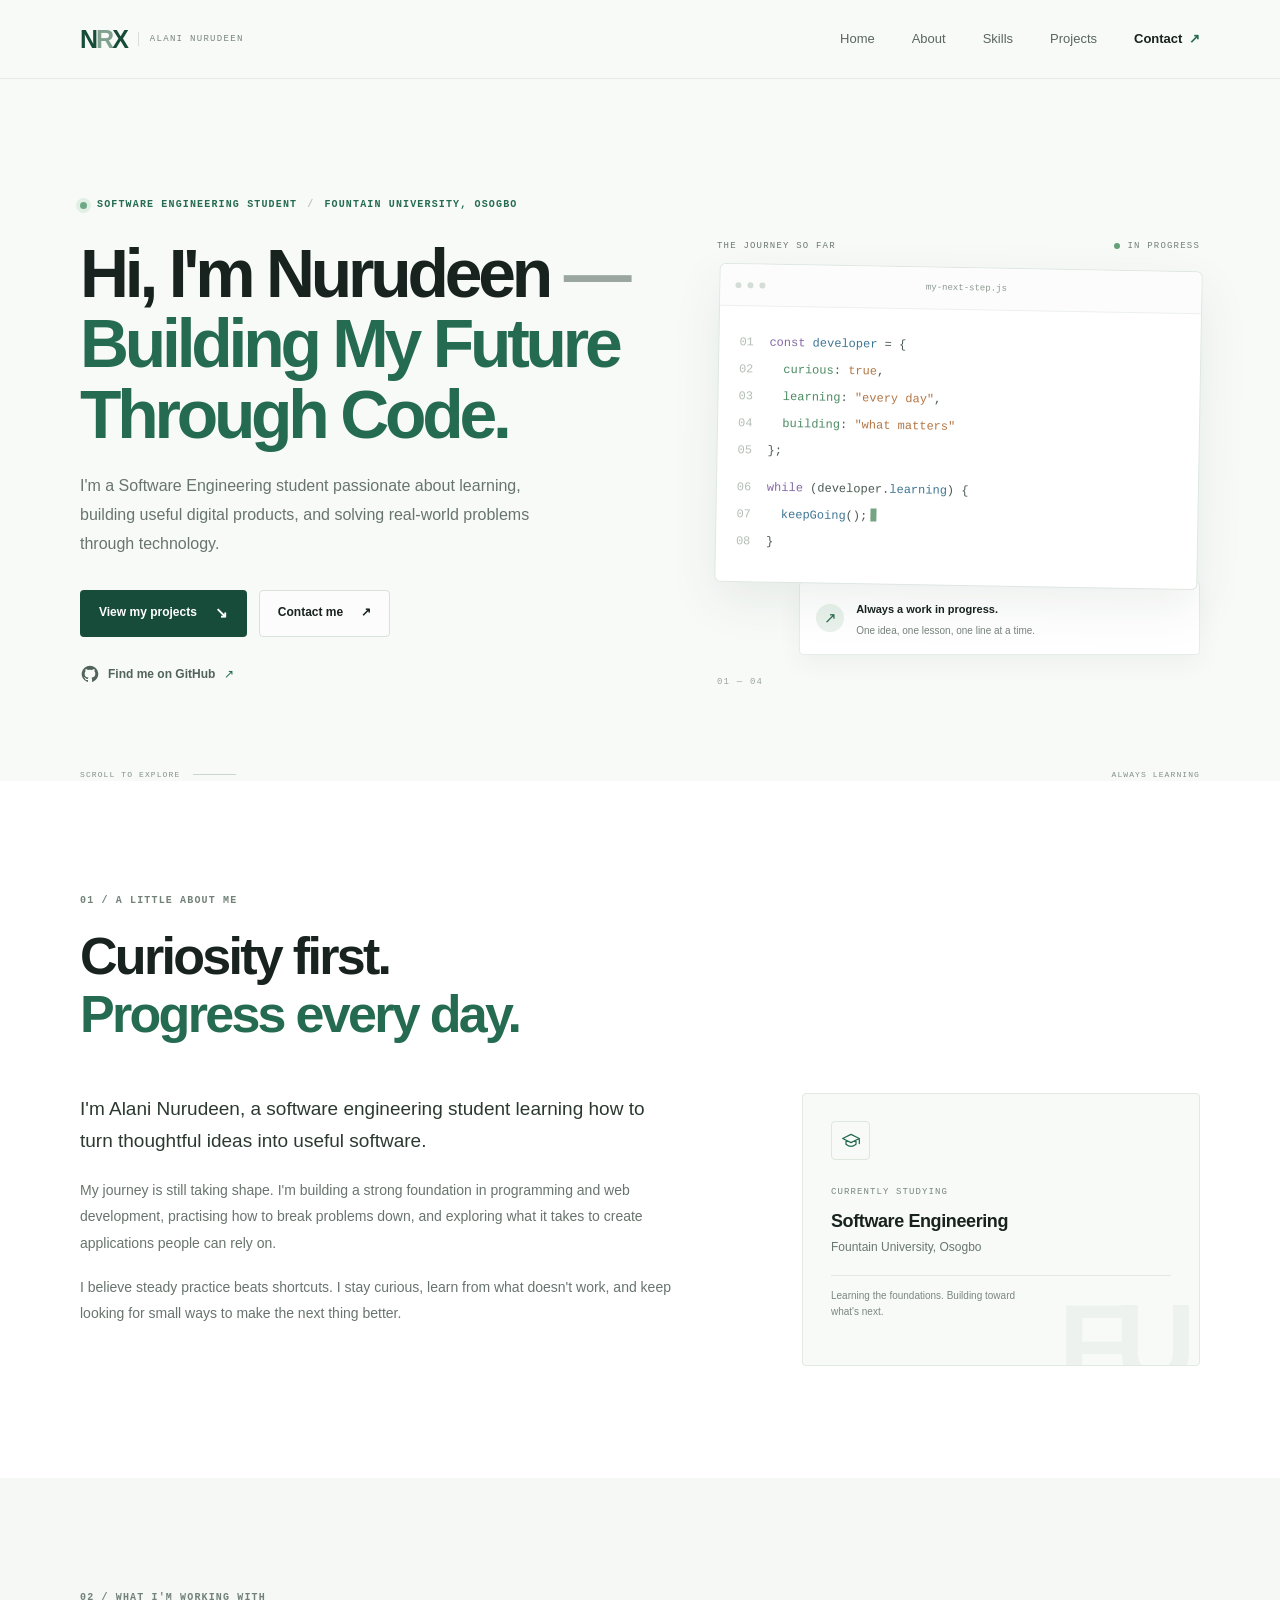
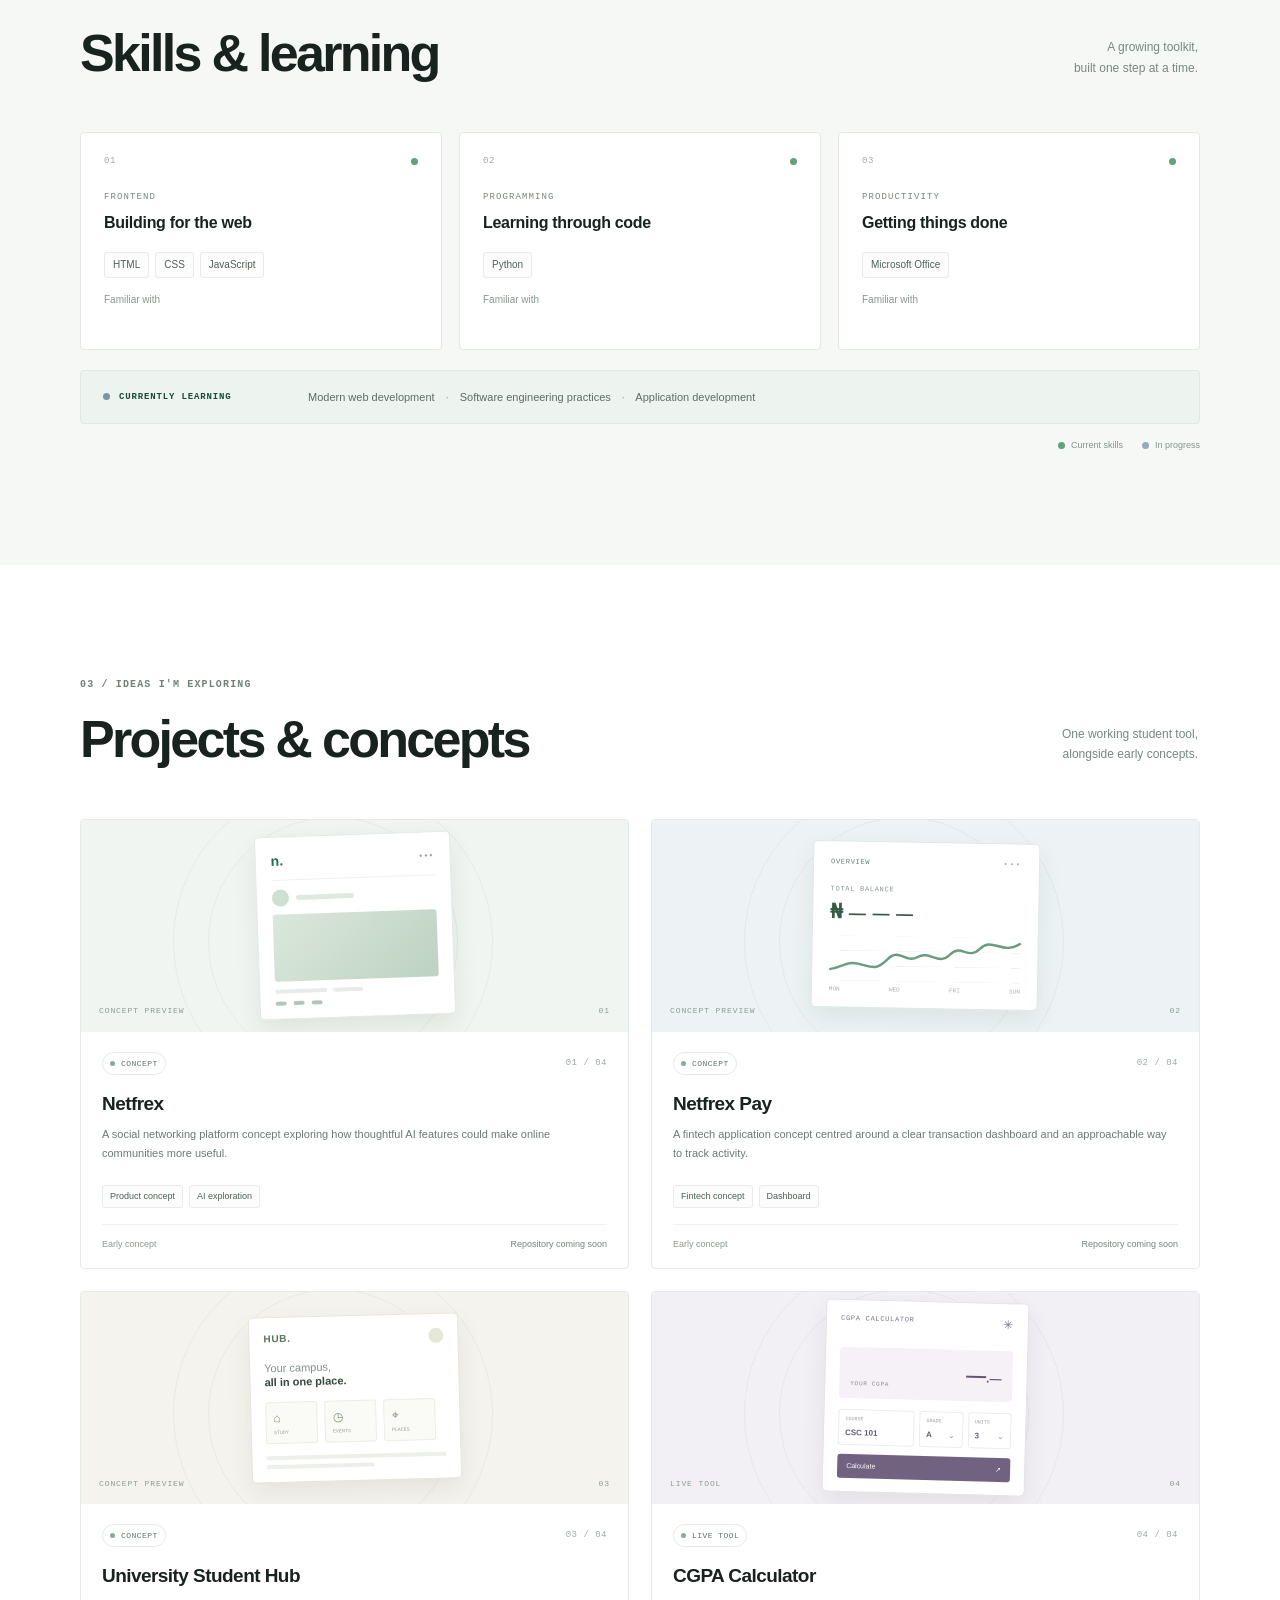
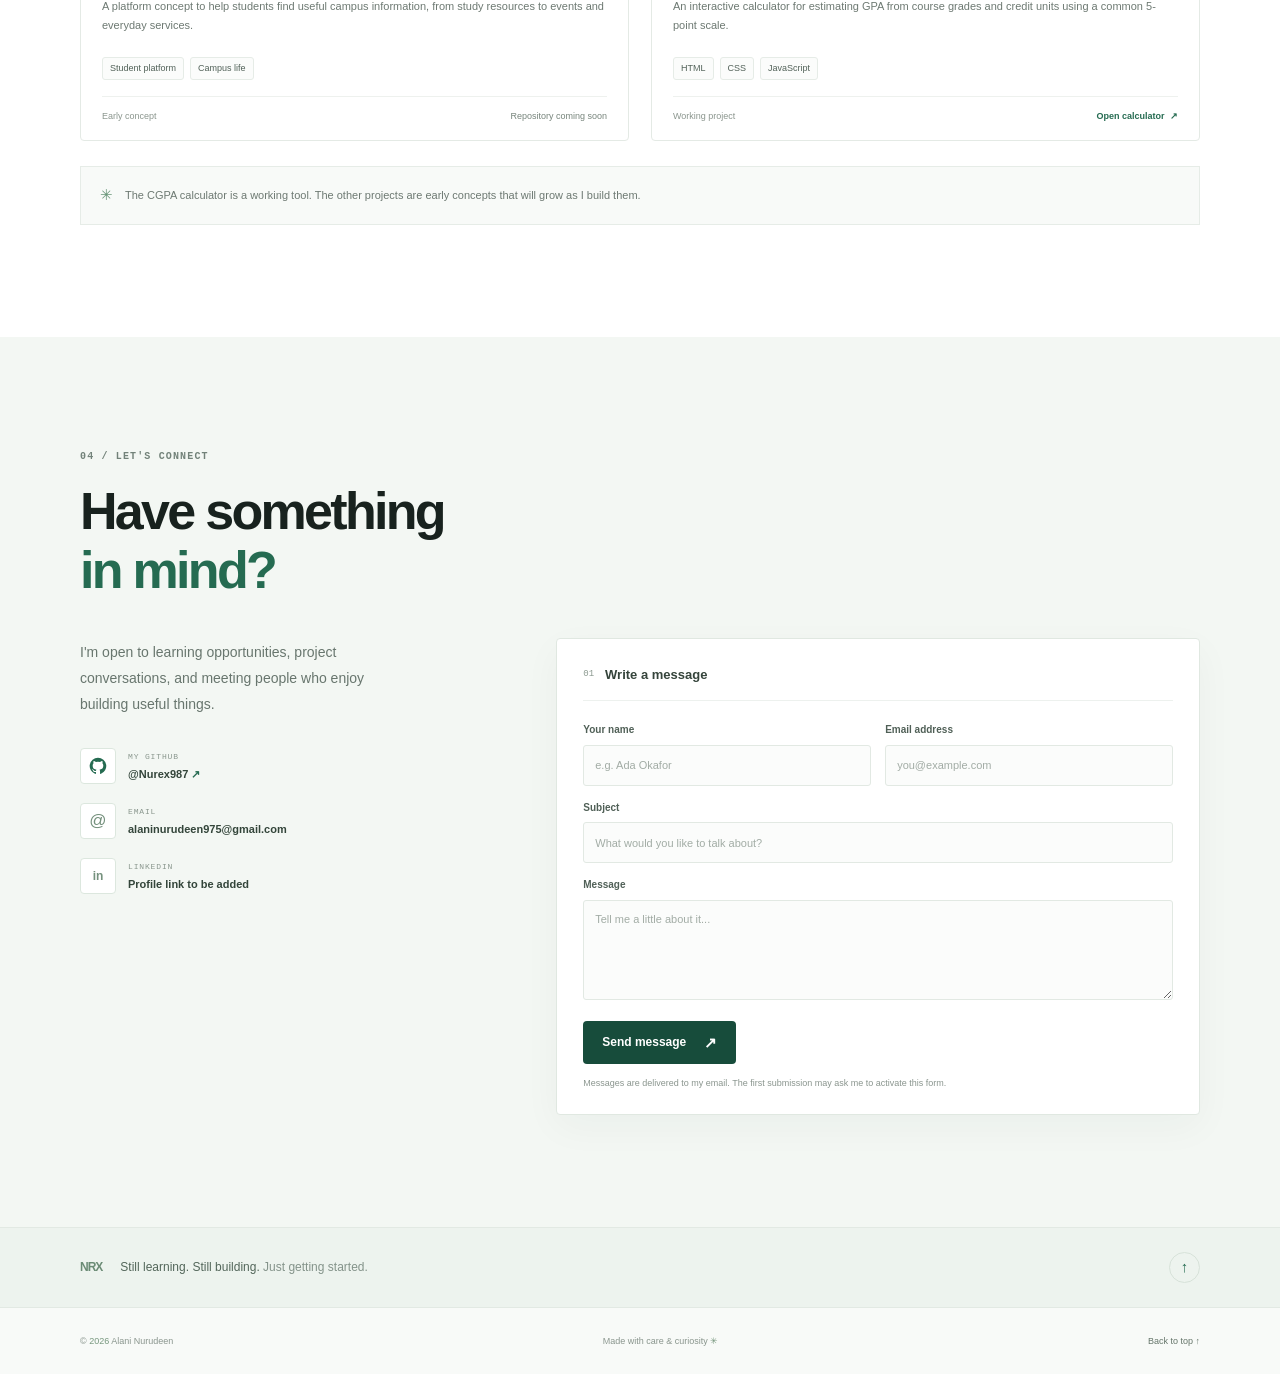
<file: index.html>
<!doctype html>
<html lang="en">
  <head>
    <meta charset="utf-8" />
    <meta name="viewport" content="width=device-width, initial-scale=1" />
    <meta name="theme-color" content="#f8faf8" />
    <meta
      name="description"
      content="Alani Nurudeen is a software engineering student at Fountain University, Osogbo, learning, building, and growing through code."
    />
    <meta property="og:type" content="website" />
    <meta property="og:title" content="Alani Nurudeen — Software Engineering Student" />
    <meta
      property="og:description"
      content="Learning, building useful digital products, and growing through code."
    />
    <title>Alani Nurudeen — Software Engineering Student</title>
    <link rel="icon" href="favicon.svg" type="image/svg+xml" />
    <link rel="stylesheet" href="styles.css" />
    <script src="script.js" defer></script>
  </head>
  <body>
    <a class="skip-link" href="#main">Skip to content</a>

    <header class="site-header">
      <div class="container header-inner">
        <a class="brand" href="#home" aria-label="NRX — home">
          <span class="brand-mark">N<span>R</span>X</span>
          <span class="brand-caption">ALANI NURUDEEN</span>
        </a>

        <button
          class="menu-toggle"
          type="button"
          aria-expanded="false"
          aria-controls="primary-navigation"
          aria-label="Open navigation menu"
        >
          <span></span><span></span>
        </button>

        <nav class="primary-nav" id="primary-navigation" aria-label="Main navigation">
          <a href="#home">Home</a>
          <a href="#about">About</a>
          <a href="#skills">Skills</a>
          <a href="#projects">Projects</a>
          <a class="nav-contact" href="#contact">Contact <span aria-hidden="true">↗</span></a>
        </nav>
      </div>
    </header>

    <main id="main">
      <section class="hero section-shell" id="home" aria-labelledby="hero-title">
        <div class="container hero-grid">
          <div class="hero-copy">
            <p class="eyebrow"><span class="eyebrow-dot"></span> Software engineering student <span class="eyebrow-divider">/</span> Fountain University, Osogbo</p>
            <h1 id="hero-title">Hi, I'm Nurudeen <span class="headline-dash">—</span><span class="headline-accent">Building My Future Through Code.</span></h1>
            <p class="hero-description">
              I'm a Software Engineering student passionate about learning, building useful digital products, and solving real-world problems through technology.
            </p>
            <div class="hero-actions">
              <a class="button button-primary" href="#projects">View my projects <span aria-hidden="true">↘</span></a>
              <a class="button button-secondary" href="#contact">Contact me <span aria-hidden="true">↗</span></a>
            </div>
            <a class="github-link" href="https://github.com/Nurex987" target="_blank" rel="noopener noreferrer">
              <span class="github-icon" aria-hidden="true">
                <svg viewBox="0 0 24 24" focusable="false"><path d="M12 .9a11.1 11.1 0 0 0-3.51 21.64c.55.1.76-.24.76-.53v-2.07c-3.1.67-3.75-1.32-3.75-1.32-.5-1.29-1.24-1.63-1.24-1.63-1.01-.69.08-.68.08-.68 1.12.08 1.71 1.15 1.71 1.15.99 1.7 2.6 1.21 3.23.92.1-.72.39-1.21.71-1.49-2.48-.28-5.09-1.24-5.09-5.53 0-1.22.44-2.22 1.15-3-.12-.28-.5-1.42.11-2.96 0 0 .94-.3 3.05 1.15a10.6 10.6 0 0 1 5.55 0c2.11-1.44 3.04-1.15 3.04-1.15.61 1.54.23 2.68.11 2.96.72.78 1.15 1.78 1.15 3 0 4.3-2.61 5.25-5.1 5.52.4.35.76 1.02.76 2.06v3.05c0 .3.2.64.77.53A11.1 11.1 0 0 0 12 .9Z"/></svg>
              </span>
              Find me on GitHub <span aria-hidden="true">↗</span>
            </a>
          </div>

          <div class="hero-visual" aria-label="A glimpse into my learning process">
            <div class="visual-topline"><span>THE JOURNEY SO FAR</span><span class="visual-live"><i></i> IN PROGRESS</span></div>
            <div class="code-window">
              <div class="window-bar"><span></span><span></span><span></span><p>my-next-step.js</p></div>
              <div class="code-content" aria-hidden="true">
                <div><span class="line-number">01</span><span class="code-purple">const</span> <span class="code-blue">developer</span> = {</div>
                <div><span class="line-number">02</span>&nbsp; <span class="code-green">curious</span>: <span class="code-orange">true</span>,</div>
                <div><span class="line-number">03</span>&nbsp; <span class="code-green">learning</span>: <span class="code-orange">"every day"</span>,</div>
                <div><span class="line-number">04</span>&nbsp; <span class="code-green">building</span>: <span class="code-orange">"what matters"</span></div>
                <div><span class="line-number">05</span>};</div>
                <div class="code-spacer"></div>
                <div><span class="line-number">06</span><span class="code-purple">while</span> (developer.<span class="code-blue">learning</span>) {</div>
                <div><span class="line-number">07</span>&nbsp; <span class="code-blue">keepGoing</span>();<span class="cursor"></span></div>
                <div><span class="line-number">08</span>}</div>
              </div>
            </div>
            <div class="visual-note">
              <span class="note-symbol" aria-hidden="true">↗</span>
              <div><strong>Always a work in progress.</strong><p>One idea, one lesson, one line at a time.</p></div>
            </div>
            <span class="visual-index" aria-hidden="true">01 — 04</span>
          </div>
        </div>
        <div class="hero-bottom container"><span>SCROLL TO EXPLORE</span><span class="scroll-line"></span><span class="hero-location">ALWAYS LEARNING</span></div>
      </section>

      <section class="section about-section" id="about" aria-labelledby="about-title">
        <div class="container">
          <div class="section-heading">
            <p class="section-kicker">01 / A LITTLE ABOUT ME</p>
            <h2 id="about-title">Curiosity first.<br /><span>Progress every day.</span></h2>
          </div>
          <div class="about-grid">
            <div class="about-copy">
              <p class="about-lead">I'm Alani Nurudeen, a software engineering student learning how to turn thoughtful ideas into useful software.</p>
              <p>My journey is still taking shape. I'm building a strong foundation in programming and web development, practising how to break problems down, and exploring what it takes to create applications people can rely on.</p>
              <p>I believe steady practice beats shortcuts. I stay curious, learn from what doesn't work, and keep looking for small ways to make the next thing better.</p>
            </div>
            <aside class="education-card" aria-label="Education">
              <div class="card-icon" aria-hidden="true">
                <svg viewBox="0 0 24 24" focusable="false"><path d="m2 9 10-5 10 5-10 5L2 9Zm4 2.2V16c3.9 3.2 8.1 3.2 12 0v-4.8M22 9v6"/></svg>
              </div>
              <p class="card-label">CURRENTLY STUDYING</p>
              <h3>Software Engineering</h3>
              <p class="education-place">Fountain University, Osogbo</p>
              <div class="education-rule"></div>
              <p class="education-note">Learning the foundations. Building toward what's next.</p>
              <span class="education-year" aria-hidden="true">FU</span>
            </aside>
          </div>
        </div>
      </section>

      <section class="section skills-section" id="skills" aria-labelledby="skills-title">
        <div class="container">
          <div class="section-heading section-heading-row">
            <div><p class="section-kicker">02 / WHAT I'M WORKING WITH</p><h2 id="skills-title">Skills &amp; learning</h2></div>
            <p class="heading-aside">A growing toolkit,<br />built one step at a time.</p>
          </div>
          <div class="skills-grid">
            <article class="skill-card">
              <div class="skill-card-top"><span class="skill-number">01</span><span class="skill-dot known" aria-hidden="true"></span></div>
              <p class="skill-category">FRONTEND</p>
              <h3>Building for the web</h3>
              <div class="skill-tags"><span>HTML</span><span>CSS</span><span>JavaScript</span></div>
              <p class="skill-state">Familiar with</p>
            </article>
            <article class="skill-card">
              <div class="skill-card-top"><span class="skill-number">02</span><span class="skill-dot known" aria-hidden="true"></span></div>
              <p class="skill-category">PROGRAMMING</p>
              <h3>Learning through code</h3>
              <div class="skill-tags"><span>Python</span></div>
              <p class="skill-state">Familiar with</p>
            </article>
            <article class="skill-card">
              <div class="skill-card-top"><span class="skill-number">03</span><span class="skill-dot known" aria-hidden="true"></span></div>
              <p class="skill-category">PRODUCTIVITY</p>
              <h3>Getting things done</h3>
              <div class="skill-tags"><span>Microsoft Office</span></div>
              <p class="skill-state">Familiar with</p>
            </article>
          </div>
          <div class="learning-strip">
            <div class="learning-label"><span class="learning-pulse" aria-hidden="true"></span><span>CURRENTLY LEARNING</span></div>
            <p>Modern web development <span>·</span> Software engineering practices <span>·</span> Application development</p>
          </div>
          <div class="skill-legend"><span><i class="legend-dot known"></i> Current skills</span><span><i class="legend-dot learning"></i> In progress</span></div>
        </div>
      </section>

      <section class="section projects-section" id="projects" aria-labelledby="projects-title">
        <div class="container">
          <div class="section-heading section-heading-row">
            <div><p class="section-kicker">03 / IDEAS I'M EXPLORING</p><h2 id="projects-title">Projects &amp; concepts</h2></div>
            <p class="heading-aside">One working student tool,<br />alongside early concepts.</p>
          </div>
          <div class="projects-grid">
            <article class="project-card">
              <div class="project-art art-social" aria-hidden="true">
                <div class="mini-window"><div class="mini-window-head"><span class="mini-brand">n.</span><span class="mini-menu">•••</span></div><div class="social-user"><i></i><span></span></div><div class="social-post"></div><div class="social-lines"><i></i><i></i></div><div class="social-actions"><i></i><i></i><i></i></div></div>
                <span class="art-caption">CONCEPT PREVIEW <span>01</span></span>
              </div>
              <div class="project-content"><div class="project-meta"><span class="status-pill"><i></i> CONCEPT</span><span class="project-index">01 / 04</span></div><h3>Netfrex</h3><p>A social networking platform concept exploring how thoughtful AI features could make online communities more useful.</p><div class="project-tags"><span>Product concept</span><span>AI exploration</span></div><div class="project-footer"><span>Early concept</span><span class="unavailable-link">Repository coming soon</span></div></div>
            </article>
            <article class="project-card">
              <div class="project-art art-fintech" aria-hidden="true">
                <div class="finance-panel"><div class="finance-head"><span>OVERVIEW</span><b>•••</b></div><div class="balance-label">TOTAL BALANCE</div><div class="balance-value">₦ <i>— — —</i></div><div class="chart-area"><i class="chart-grid"></i><svg viewBox="0 0 260 76" preserveAspectRatio="none"><path d="M0 57 C18 54 22 43 39 47 S63 60 79 39 S103 46 120 34 S148 49 164 29 S188 39 205 18 S235 30 260 8"/></svg></div><div class="chart-labels"><span>MON</span><span>WED</span><span>FRI</span><span>SUN</span></div></div>
                <span class="art-caption">CONCEPT PREVIEW <span>02</span></span>
              </div>
              <div class="project-content"><div class="project-meta"><span class="status-pill"><i></i> CONCEPT</span><span class="project-index">02 / 04</span></div><h3>Netfrex Pay</h3><p>A fintech application concept centred around a clear transaction dashboard and an approachable way to track activity.</p><div class="project-tags"><span>Fintech concept</span><span>Dashboard</span></div><div class="project-footer"><span>Early concept</span><span class="unavailable-link">Repository coming soon</span></div></div>
            </article>
            <article class="project-card">
              <div class="project-art art-campus" aria-hidden="true">
                <div class="campus-panel"><div class="campus-top"><span class="campus-mark">HUB.</span><span class="campus-avatar"></span></div><div class="campus-welcome">Your campus,<br /><b>all in one place.</b></div><div class="campus-tiles"><i><b>⌂</b><small>STUDY</small></i><i><b>◷</b><small>EVENTS</small></i><i><b>⌖</b><small>PLACES</small></i></div><div class="campus-bar"></div><div class="campus-bar short"></div></div>
                <span class="art-caption">CONCEPT PREVIEW <span>03</span></span>
              </div>
              <div class="project-content"><div class="project-meta"><span class="status-pill"><i></i> CONCEPT</span><span class="project-index">03 / 04</span></div><h3>University Student Hub</h3><p>A platform concept to help students find useful campus information, from study resources to events and everyday services.</p><div class="project-tags"><span>Student platform</span><span>Campus life</span></div><div class="project-footer"><span>Early concept</span><span class="unavailable-link">Repository coming soon</span></div></div>
            </article>
            <article class="project-card">
              <div class="project-art art-cgpa" aria-hidden="true">
                <div class="calculator-panel"><div class="calc-top"><span>CGPA CALCULATOR</span><span>✳</span></div><div class="calc-result"><small>YOUR CGPA</small><strong>—<i>.—</i></strong></div><div class="calc-fields"><i><small>COURSE</small><b>CSC 101</b></i><i><small>GRADE</small><b>A <span>⌄</span></b></i><i><small>UNITS</small><b>3 <span>⌄</span></b></i></div><div class="calc-button">Calculate <span>↗</span></div></div>
                <span class="art-caption">LIVE TOOL <span>04</span></span>
              </div>
              <div class="project-content"><div class="project-meta"><span class="status-pill"><i></i> LIVE TOOL</span><span class="project-index">04 / 04</span></div><h3>CGPA Calculator</h3><p>An interactive calculator for estimating GPA from course grades and credit units using a common 5-point scale.</p><div class="project-tags"><span>HTML</span><span>CSS</span><span>JavaScript</span></div><div class="project-footer"><span>Working project</span><a class="project-link" href="cgpa-calculator.html">Open calculator <span aria-hidden="true">↗</span></a></div></div>
            </article>
          </div>
          <div class="projects-note"><span class="note-star" aria-hidden="true">✳</span><p>The CGPA calculator is a working tool. The other projects are early concepts that will grow as I build them.</p></div>
        </div>
      </section>

      <section class="section contact-section" id="contact" aria-labelledby="contact-title">
        <div class="container">
          <div class="section-heading"><p class="section-kicker">04 / LET'S CONNECT</p><h2 id="contact-title">Have something<br /><span>in mind?</span></h2></div>
          <div class="contact-grid">
            <div class="contact-copy">
              <p class="contact-lead">I'm open to learning opportunities, project conversations, and meeting people who enjoy building useful things.</p>
              <a class="contact-github" href="https://github.com/Nurex987" target="_blank" rel="noopener noreferrer"><span class="github-icon" aria-hidden="true"><svg viewBox="0 0 24 24" focusable="false"><path d="M12 .9a11.1 11.1 0 0 0-3.51 21.64c.55.1.76-.24.76-.53v-2.07c-3.1.67-3.75-1.32-3.75-1.32-.5-1.29-1.24-1.63-1.24-1.63-1.01-.69.08-.68.08-.68 1.12.08 1.71 1.15 1.71 1.15.99 1.7 2.6 1.21 3.23.92.1-.72.39-1.21.71-1.49-2.48-.28-5.09-1.24-5.09-5.53 0-1.22.44-2.22 1.15-3-.12-.28-.5-1.42.11-2.96 0 0 .94-.3 3.05 1.15a10.6 10.6 0 0 1 5.55 0c2.11-1.44 3.04-1.15 3.04-1.15.61 1.54.23 2.68.11 2.96.72.78 1.15 1.78 1.15 3 0 4.3-2.61 5.25-5.1 5.52.4.35.76 1.02.76 2.06v3.05c0 .3.2.64.77.53A11.1 11.1 0 0 0 12 .9Z"/></svg></span><span><small>MY GITHUB</small><strong>@Nurex987 <span aria-hidden="true">↗</span></strong></span></a>
              <div class="contact-detail"><span class="detail-icon" aria-hidden="true">@</span><span><small>EMAIL</small><strong><a href="mailto:alaninurudeen975@gmail.com">alaninurudeen975@gmail.com</a></strong></span></div>
              <div class="contact-detail"><span class="detail-icon linkedin-icon" aria-hidden="true">in</span><span><small>LINKEDIN</small><strong>Profile link to be added</strong></span></div>
            </div>

            <form class="contact-form" id="contact-form" action="https://formsubmit.co/alaninurudeen975@gmail.com" method="POST">
              <div class="form-heading"><span>01</span><p>Write a message</p></div>
              <div class="form-row">
                <div class="form-field"><label for="name">Your name</label><input id="name" name="name" autocomplete="name" required maxlength="80" placeholder="e.g. Ada Okafor" /></div>
                <div class="form-field"><label for="email">Email address</label><input id="email" name="email" type="email" autocomplete="email" required maxlength="254" placeholder="you@example.com" /></div>
              </div>
              <div class="form-field"><label for="subject">Subject</label><input id="subject" name="subject" required maxlength="120" placeholder="What would you like to talk about?" /></div>
              <div class="form-field"><label for="message">Message</label><textarea id="message" name="message" rows="4" required maxlength="3000" placeholder="Tell me a little about it..."></textarea></div>
              <input type="hidden" name="_subject" value="New message from your portfolio" />
              <input type="hidden" name="_template" value="table" />
              <button class="button button-primary form-submit" type="submit">Send message <span aria-hidden="true">↗</span></button>
              <p class="form-disclaimer">Messages are delivered to my email. The first submission may ask me to activate this form.</p>
            </form>
          </div>
        </div>
      </section>

      <section class="closing-note" aria-label="Closing note"><div class="container closing-inner"><span class="closing-mark" aria-hidden="true">NRX</span><p>Still learning. Still building. <span>Just getting started.</span></p><a href="#home" aria-label="Back to top">↑</a></div></section>
    </main>

    <footer class="site-footer">
      <div class="container footer-inner"><p>© <span id="current-year">2026</span> Alani Nurudeen</p><p>Made with care &amp; curiosity <span aria-hidden="true">✳</span></p><a href="#home">Back to top ↑</a></div>
    </footer>
  </body>
</html>
</file>
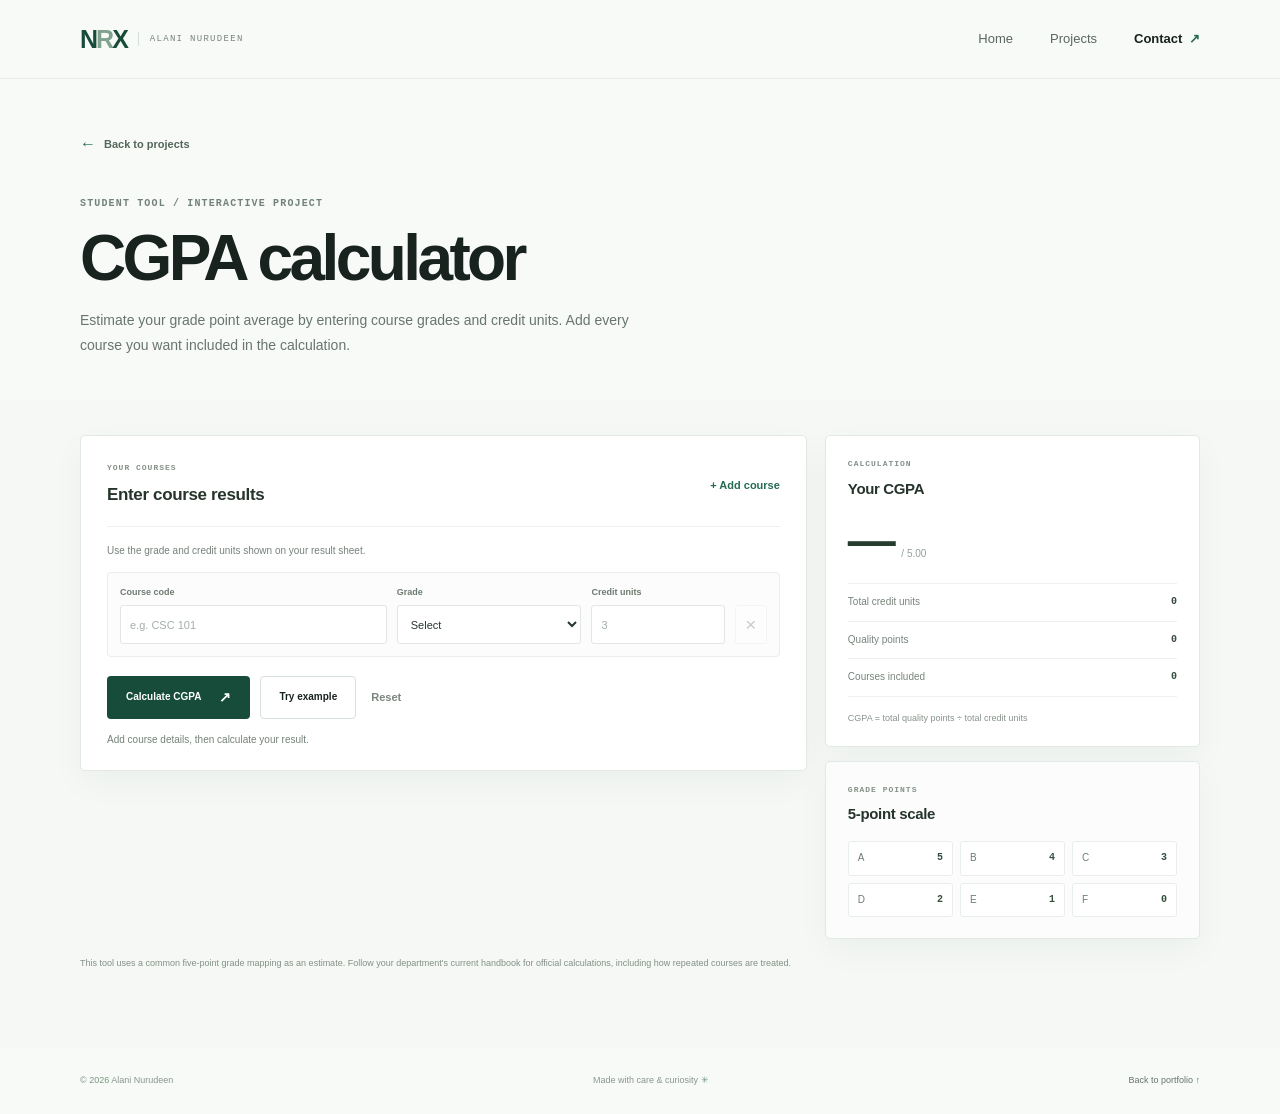
<file: cgpa-calculator.html>
<!doctype html>
<html lang="en">
  <head>
    <meta charset="utf-8" />
    <meta name="viewport" content="width=device-width, initial-scale=1" />
    <meta name="description" content="A simple interactive CGPA calculator built by Alani Nurudeen." />
    <meta name="theme-color" content="#f8faf8" />
    <title>CGPA Calculator | Alani Nurudeen</title>
    <link rel="icon" href="favicon.svg" type="image/svg+xml" />
    <link rel="stylesheet" href="styles.css" />
    <link rel="stylesheet" href="cgpa-calculator.css" />
    <script src="script.js" defer></script>
    <script src="cgpa-calculator.js" defer></script>
  </head>
  <body>
    <a class="skip-link" href="#main">Skip to calculator</a>
    <header class="site-header">
      <div class="container header-inner">
        <a class="brand" href="index.html#home" aria-label="NRX — portfolio home">
          <span class="brand-mark">N<span>R</span>X</span>
          <span class="brand-caption">ALANI NURUDEEN</span>
        </a>
        <button class="menu-toggle" type="button" aria-expanded="false" aria-controls="primary-navigation" aria-label="Open navigation menu">
          <span></span><span></span>
        </button>
        <nav class="primary-nav" id="primary-navigation" aria-label="Main navigation">
          <a href="index.html#home">Home</a>
          <a href="index.html#projects">Projects</a>
          <a class="nav-contact" href="index.html#contact">Contact <span aria-hidden="true">↗</span></a>
        </nav>
      </div>
    </header>

    <main id="main">
      <section class="calculator-hero" aria-labelledby="page-title">
        <div class="container">
          <a class="calculator-back" href="index.html#projects"><span aria-hidden="true">←</span> Back to projects</a>
          <p class="section-kicker">STUDENT TOOL / INTERACTIVE PROJECT</p>
          <h1 id="page-title">CGPA calculator</h1>
          <p class="calculator-intro">Estimate your grade point average by entering course grades and credit units. Add every course you want included in the calculation.</p>
        </div>
      </section>

      <section class="calculator-section" aria-label="CGPA calculator tool">
        <div class="container calculator-layout">
          <form class="calculator-card" id="cgpa-form">
            <div class="calculator-card-heading">
              <div>
                <p class="calculator-eyebrow">YOUR COURSES</p>
                <h2>Enter course results</h2>
              </div>
              <button class="text-button" type="button" id="add-course">+ Add course</button>
            </div>

            <p class="calculator-help">Use the grade and credit units shown on your result sheet.</p>
            <div class="course-list" id="course-list" aria-label="Course entries">
              <div class="course-row">
                <label class="course-code-field"><span>Course code</span><input name="courseCode" type="text" maxlength="20" autocomplete="off" placeholder="e.g. CSC 101" required /></label>
                <label><span>Grade</span><select name="grade" required><option value="" selected disabled>Select</option><option value="5">A · 5 points</option><option value="4">B · 4 points</option><option value="3">C · 3 points</option><option value="2">D · 2 points</option><option value="1">E · 1 point</option><option value="0">F · 0 points</option></select></label>
                <label><span>Credit units</span><input name="units" type="number" min="1" max="30" step="1" inputmode="numeric" placeholder="3" required /></label>
                <button class="remove-course" type="button" aria-label="Remove course" disabled>×</button>
              </div>
            </div>

            <template id="course-row-template">
              <div class="course-row">
                <label class="course-code-field"><span>Course code</span><input name="courseCode" type="text" maxlength="20" autocomplete="off" placeholder="e.g. CSC 101" required /></label>
                <label><span>Grade</span><select name="grade" required><option value="" selected disabled>Select</option><option value="5">A · 5 points</option><option value="4">B · 4 points</option><option value="3">C · 3 points</option><option value="2">D · 2 points</option><option value="1">E · 1 point</option><option value="0">F · 0 points</option></select></label>
                <label><span>Credit units</span><input name="units" type="number" min="1" max="30" step="1" inputmode="numeric" placeholder="3" required /></label>
                <button class="remove-course" type="button" aria-label="Remove course">×</button>
              </div>
            </template>

            <div class="calculator-actions">
              <button class="button button-primary" type="submit">Calculate CGPA <span aria-hidden="true">↗</span></button>
              <button class="button button-secondary" type="button" id="load-example">Try example</button>
              <button class="reset-button" type="button" id="reset-calculator">Reset</button>
            </div>
            <p class="calculator-status" id="calculator-status" role="status" aria-live="polite">Add course details, then calculate your result.</p>
          </form>

          <aside class="calculator-side" aria-label="Calculation result and grade scale">
            <section class="result-card" aria-labelledby="result-heading">
              <p class="calculator-eyebrow">CALCULATION</p>
              <h2 id="result-heading">Your CGPA</h2>
              <div class="result-number"><output id="cgpa-result" aria-live="polite">—</output><span>/ 5.00</span></div>
              <dl class="result-metrics">
                <div><dt>Total credit units</dt><dd id="total-units">0</dd></div>
                <div><dt>Quality points</dt><dd id="quality-points">0</dd></div>
                <div><dt>Courses included</dt><dd id="course-count">0</dd></div>
              </dl>
              <p class="formula-note">CGPA = total quality points ÷ total credit units</p>
            </section>

            <section class="grade-scale-card" aria-labelledby="scale-heading">
              <p class="calculator-eyebrow">GRADE POINTS</p>
              <h2 id="scale-heading">5-point scale</h2>
              <ul class="grade-scale">
                <li><span>A</span><strong>5</strong></li>
                <li><span>B</span><strong>4</strong></li>
                <li><span>C</span><strong>3</strong></li>
                <li><span>D</span><strong>2</strong></li>
                <li><span>E</span><strong>1</strong></li>
                <li><span>F</span><strong>0</strong></li>
              </ul>
            </section>
          </aside>
        </div>
        <div class="container">
          <p class="calculator-disclaimer">This tool uses a common five-point grade mapping as an estimate. Follow your department's current handbook for official calculations, including how repeated courses are treated.</p>
        </div>
      </section>
    </main>

    <footer class="site-footer calculator-footer">
      <div class="container footer-inner"><p>© <span id="current-year">2026</span> Alani Nurudeen</p><p>Made with care &amp; curiosity <span aria-hidden="true">✳</span></p><a href="index.html#projects">Back to portfolio ↑</a></div>
    </footer>
  </body>
</html>
</file>
<file: styles.css>
:root {
  color-scheme: light;
  --paper: #f8faf8;
  --white: #fff;
  --ink: #18221e;
  --muted: #68756f;
  --line: #e2e9e4;
  --green: #256b51;
  --green-dark: #174c3b;
  --green-soft: #e9f2ec;
  --blue: #496d87;
  --mono: "SFMono-Regular", Consolas, "Liberation Mono", monospace;
  --sans: "Inter", "Segoe UI", -apple-system, BlinkMacSystemFont, sans-serif;
  --container: 1120px;
}

*, *::before, *::after { box-sizing: border-box; }
html { scroll-behavior: smooth; scroll-padding-top: 92px; }
body { margin: 0; background: var(--paper); color: var(--ink); font-family: var(--sans); font-size: 15px; line-height: 1.65; -webkit-font-smoothing: antialiased; }
body, button, input, textarea { font-family: var(--sans); }
a { color: inherit; text-decoration: none; }
button, input, textarea { font: inherit; }
button, a { -webkit-tap-highlight-color: transparent; }
::selection { background: #cce3d3; color: var(--ink); }
.container { width: min(var(--container), calc(100% - 64px)); margin-inline: auto; }
.skip-link { position: fixed; z-index: 100; top: 10px; left: 10px; padding: 9px 14px; background: var(--ink); color: white; transform: translateY(-150%); }
.skip-link:focus { transform: translateY(0); }

.site-header { position: sticky; z-index: 20; top: 0; background: rgb(248 250 248 / 94%); border-bottom: 1px solid rgb(226 233 228 / 80%); backdrop-filter: blur(14px); }
.header-inner { display: flex; height: 78px; align-items: center; justify-content: space-between; }
.brand { display: inline-flex; align-items: center; gap: 11px; }
.brand-mark { color: var(--green-dark); font-size: 25px; font-weight: 800; letter-spacing: -2px; line-height: 1; }
.brand-mark span { color: #80a28e; }
.brand-caption { padding-left: 11px; border-left: 1px solid #d5ded8; color: #78857e; font-family: var(--mono); font-size: 9px; letter-spacing: 1.3px; }
.primary-nav { display: flex; align-items: center; gap: 37px; }
.primary-nav a { color: #5a665f; font-size: 13px; transition: color .18s ease; }
.primary-nav a:hover, .primary-nav a:focus-visible { color: var(--green); }
.primary-nav .nav-contact { color: var(--ink); font-weight: 650; }
.nav-contact span { padding-left: 3px; color: var(--green); }
.menu-toggle { display: none; }

.hero { position: relative; min-height: 690px; overflow: hidden; padding: 98px 0 48px; background-color: var(--paper); background-image: radial-gradient(#cbd8cf 0.7px, transparent 0.7px); background-size: 18px 18px; }
.hero::before { position: absolute; inset: 0; background: linear-gradient(90deg, var(--paper) 1%, rgb(248 250 248 / 95%) 47%, rgb(248 250 248 / 62%) 100%); content: ""; pointer-events: none; }
.hero-grid { position: relative; display: grid; grid-template-columns: 1.08fr .92fr; align-items: center; gap: 70px; }
.hero-copy { padding: 20px 0 42px; }
.eyebrow, .section-kicker { margin: 0; color: var(--green); font-family: var(--mono); font-size: 10px; font-weight: 600; letter-spacing: 1.15px; text-transform: uppercase; }
.eyebrow { display: flex; align-items: center; gap: 10px; }
.eyebrow-dot { width: 7px; height: 7px; border-radius: 50%; background: #6da783; box-shadow: 0 0 0 4px #e1efe5; }
.eyebrow-divider { color: #b6c3bb; }
h1, h2, h3, p { margin-top: 0; }
.hero h1 { max-width: 640px; margin: 25px 0 21px; font-size: clamp(47px, 5.3vw, 70px); font-weight: 680; letter-spacing: -4.2px; line-height: 1.045; }
.headline-dash { color: #9aa69f; }
.headline-accent { display: block; color: var(--green); }
.hero-description { max-width: 495px; margin: 0; color: #68756e; font-size: 16px; line-height: 1.8; }
.hero-actions { display: flex; flex-wrap: wrap; gap: 12px; margin-top: 31px; }
.button { display: inline-flex; min-height: 47px; align-items: center; justify-content: center; gap: 18px; padding: 0 18px; border: 1px solid transparent; border-radius: 4px; cursor: pointer; font-size: 12px; font-weight: 650; transition: background-color .18s ease, color .18s ease, border-color .18s ease, transform .18s ease; }
.button:hover { transform: translateY(-2px); }
.button:focus-visible, .menu-toggle:focus-visible, a:focus-visible, input:focus-visible, textarea:focus-visible { outline: 3px solid #8fb89d; outline-offset: 3px; }
.button-primary { background: var(--green-dark); color: white; }
.button-primary:hover { background: #236346; }
.button-primary span { font-size: 15px; }
.button-secondary { border-color: #d8e2db; background: rgb(255 255 255 / 55%); color: var(--ink); }
.button-secondary:hover { border-color: #8eaa98; background: white; }
.github-link { display: inline-flex; align-items: center; gap: 9px; margin-top: 28px; color: #52645a; font-size: 12px; font-weight: 550; }
.github-link > span:last-child { color: var(--green); transition: transform .18s ease; }
.github-link:hover > span:last-child { transform: translate(2px, -2px); }
.github-icon { display: grid; width: 19px; height: 19px; place-items: center; }
.github-icon svg { width: 18px; height: 18px; fill: currentColor; }

.hero-visual { position: relative; padding: 18px 0 35px; }
.visual-topline, .visual-index { display: flex; justify-content: space-between; color: #6d7a72; font-family: var(--mono); font-size: 9px; letter-spacing: 1.2px; }
.visual-live { display: inline-flex; align-items: center; gap: 7px; color: #748178; }
.visual-live i { width: 6px; height: 6px; border-radius: 50%; background: #64a177; }
.code-window { margin-top: 14px; overflow: hidden; border: 1px solid #dfe7e1; border-radius: 6px; background: #fff; box-shadow: 0 18px 50px rgb(27 61 42 / 8%); transform: rotate(1deg); }
.window-bar { display: flex; height: 42px; align-items: center; gap: 6px; padding: 0 15px; border-bottom: 1px solid #edf1ee; background: #fbfcfb; }
.window-bar > span { width: 6px; height: 6px; border-radius: 50%; background: #d4ddd7; }
.window-bar p { margin: 0 auto; padding-right: 25px; color: #8b9890; font-family: var(--mono); font-size: 9px; }
.code-content { padding: 23px 20px 26px; color: #4a5a51; font-family: var(--mono); font-size: clamp(10px, 1.05vw, 12px); line-height: 2.25; white-space: nowrap; }
.line-number { display: inline-block; width: 30px; color: #b4beb7; user-select: none; }
.code-purple { color: #8468a5; }.code-blue { color: #3d7694; }.code-green { color: #4b8b62; }.code-orange { color: #b37645; }
.code-spacer { height: 10px; }
.cursor { display: inline-block; width: 6px; height: 13px; margin-left: 3px; background: #75a482; vertical-align: -2px; }
.visual-note { display: flex; align-items: center; gap: 12px; width: 83%; margin: -5px 0 0 auto; padding: 14px 16px; border: 1px solid #e6ece7; border-radius: 4px; background: white; box-shadow: 0 8px 24px rgb(27 61 42 / 5%); }
.note-symbol { display: grid; width: 28px; height: 28px; flex: 0 0 auto; place-items: center; border-radius: 50%; background: var(--green-soft); color: var(--green); }
.visual-note strong { font-size: 11px; font-weight: 650; }.visual-note p { margin: 2px 0 0; color: #77837b; font-size: 10px; }
.visual-index { position: absolute; bottom: 0; left: 0; color: #9aa69e; }
.hero-bottom { position: absolute; right: 0; bottom: 0; left: 0; display: flex; align-items: center; gap: 13px; color: #819087; font-family: var(--mono); font-size: 8px; letter-spacing: 1.1px; }
.scroll-line { width: 43px; height: 1px; background: #c9d5cd; }.hero-location { margin-left: auto; }

.section { padding: 112px 0; }
.section-heading { margin-bottom: 50px; }
.section-kicker { margin-bottom: 17px; color: #728279; }
.section-heading h2 { margin: 0; font-size: clamp(36px, 4.2vw, 52px); font-weight: 620; letter-spacing: -2.7px; line-height: 1.12; }
.section-heading h2 span { color: var(--green); }
.about-section { background: white; }
.about-grid { display: grid; grid-template-columns: 1.08fr .72fr; align-items: start; gap: 125px; }
.about-copy { max-width: 620px; color: #68746d; font-size: 14px; line-height: 1.9; }
.about-copy p { margin-bottom: 17px; }.about-copy p:last-child { margin-bottom: 0; }
.about-copy .about-lead { margin-bottom: 21px; color: #2b3931; font-size: 19px; font-weight: 520; line-height: 1.65; }
.education-card { position: relative; min-height: 273px; overflow: hidden; padding: 27px 28px; border: 1px solid #e1e9e3; border-radius: 4px; background: #f8faf8; }
.card-icon { display: grid; width: 39px; height: 39px; margin-bottom: 25px; place-items: center; border: 1px solid #dce8de; border-radius: 4px; color: var(--green); }
.card-icon svg { width: 20px; height: 20px; fill: none; stroke: currentColor; stroke-linecap: round; stroke-linejoin: round; stroke-width: 1.5; }
.card-label, .skill-category { margin-bottom: 7px; color: #78877d; font-family: var(--mono); font-size: 9px; letter-spacing: 1.1px; }
.education-card h3 { margin-bottom: 1px; font-size: 18px; font-weight: 620; letter-spacing: -.4px; }
.education-place { margin-bottom: 17px; color: #69776f; font-size: 12px; }
.education-rule { width: 100%; height: 1px; background: #e2e9e3; }
.education-note { max-width: 195px; margin: 12px 0 0; color: #7b877f; font-size: 10px; }
.education-year { position: absolute; right: 15px; bottom: -35px; color: #edf2ee; font-size: 112px; font-weight: 750; letter-spacing: -12px; line-height: 1; }

.skills-section { background: #f5f8f5; }
.section-heading-row { display: flex; align-items: end; justify-content: space-between; gap: 30px; }
.heading-aside { margin: 0 2px 4px 0; color: #7a867f; font-size: 12px; line-height: 1.7; text-align: right; }
.skills-grid { display: grid; grid-template-columns: repeat(3, 1fr); gap: 17px; }
.skill-card { min-height: 218px; padding: 21px 23px 17px; border: 1px solid #e2e9e3; border-radius: 4px; background: #fff; }
.skill-card-top { display: flex; align-items: center; justify-content: space-between; }
.skill-number, .project-index { color: #a0aca4; font-family: var(--mono); font-size: 9px; letter-spacing: .5px; }
.skill-dot, .legend-dot { width: 7px; height: 7px; display: inline-block; border-radius: 50%; }
.known { background: #62a17a; }.learning { background: #97a9bb; }
.skill-card .skill-category { margin: 21px 0 5px; }
.skill-card h3 { margin: 0 0 16px; font-size: 16px; font-weight: 600; letter-spacing: -.3px; }
.skill-tags, .project-tags { display: flex; flex-wrap: wrap; gap: 6px; }
.skill-tags span, .project-tags span { padding: 4px 8px; border: 1px solid #e6ece7; border-radius: 3px; color: #516158; background: #fbfcfb; font-size: 10px; }
.skill-state { margin: 14px 0 0; color: #8a958e; font-size: 10px; }
.learning-strip { display: grid; grid-template-columns: 185px 1fr; align-items: center; gap: 20px; margin-top: 20px; padding: 17px 22px; border: 1px solid #e0e8e2; border-radius: 4px; background: #edf3ee; }
.learning-label { display: inline-flex; align-items: center; gap: 9px; color: var(--green-dark); font-family: var(--mono); font-size: 9px; font-weight: 600; letter-spacing: .85px; }
.learning-pulse { width: 7px; height: 7px; border-radius: 50%; background: #7896a8; }
.learning-strip p { margin: 0; color: #5e6d64; font-size: 11px; }.learning-strip p span { padding: 0 8px; color: #92a49a; }
.skill-legend { display: flex; justify-content: flex-end; gap: 19px; margin-top: 14px; color: #87938b; font-size: 9px; }
.skill-legend span { display: inline-flex; align-items: center; gap: 6px; }

.projects-section { background: white; }
.projects-grid { display: grid; grid-template-columns: repeat(2, 1fr); gap: 22px; }
.project-card { overflow: hidden; border: 1px solid #e4eae5; border-radius: 4px; background: #fff; transition: box-shadow .2s ease, transform .2s ease; }
.project-card:hover { transform: translateY(-3px); box-shadow: 0 15px 38px rgb(28 56 39 / 7%); }
.project-art { position: relative; display: grid; height: 212px; overflow: hidden; place-items: center; }
.project-art::before, .project-art::after { position: absolute; width: 250px; height: 250px; border: 1px solid rgb(75 113 86 / 8%); border-radius: 50%; content: ""; }
.project-art::before { transform: translate(-22px, 16px); }.project-art::after { width: 320px; height: 320px; transform: translate(-22px, 16px); }
.art-social { background: #f1f5f1; }.art-fintech { background: #edf3f4; }.art-campus { background: #f5f3ee; }.art-cgpa { background: #f3f0f5; }
.mini-window { position: relative; z-index: 1; width: 196px; padding: 12px 15px 13px; border: 1px solid #e4eae5; border-radius: 5px; background: white; box-shadow: 0 10px 25px rgb(26 52 37 / 9%); transform: rotate(-2deg); }
.mini-window-head { display: flex; align-items: center; justify-content: space-between; padding-bottom: 7px; border-bottom: 1px solid #eff2ef; }.mini-brand { color: var(--green); font-size: 14px; font-weight: 750; }.mini-menu { color: #9ca89f; font-size: 9px; letter-spacing: 2px; }
.social-user { display: flex; align-items: center; gap: 7px; margin: 9px 0 8px; }.social-user i { width: 17px; height: 17px; border-radius: 50%; background: #cee0d2; }.social-user span { width: 58px; height: 5px; border-radius: 5px; background: #dfe8e1; }
.social-post { height: 67px; border-radius: 3px; background: linear-gradient(135deg, #dbe8dc, #bdd2c1); }.social-lines { display: flex; gap: 6px; margin: 8px 0; }.social-lines i { width: 52px; height: 4px; border-radius: 4px; background: #e6ece7; }.social-lines i:last-child { width: 30px; }.social-actions { display: flex; gap: 7px; }.social-actions i { width: 11px; height: 4px; border-radius: 4px; background: #b4c6b8; }
.art-caption { position: absolute; right: 18px; bottom: 14px; left: 18px; display: flex; justify-content: space-between; color: #8c9b90; font-family: var(--mono); font-size: 8px; letter-spacing: .9px; }
.finance-panel { position: relative; z-index: 1; width: 227px; padding: 15px 17px 12px; border: 1px solid #e0e8e8; border-radius: 5px; background: white; box-shadow: 0 10px 25px rgb(26 52 37 / 8%); transform: rotate(1deg); }
.finance-head { display: flex; justify-content: space-between; color: #697b75; font-family: var(--mono); font-size: 7px; letter-spacing: .7px; }.finance-head b { color: #a4b2ac; letter-spacing: 2px; }
.balance-label { margin-top: 15px; color: #87948e; font-family: var(--mono); font-size: 7px; letter-spacing: .7px; }.balance-value { margin-top: 1px; color: #355a48; font-size: 20px; font-weight: 650; }.balance-value i { font-size: 17px; font-style: normal; letter-spacing: 1px; }
.chart-area { position: relative; height: 45px; margin-top: 7px; background: repeating-linear-gradient(to bottom, transparent 0, transparent 14px, #edf2ef 15px); }.chart-area svg { width: 100%; height: 100%; overflow: visible; }.chart-area path { fill: none; stroke: #6a9c7e; stroke-width: 2.4; vector-effect: non-scaling-stroke; }
.chart-labels { display: flex; justify-content: space-between; margin-top: 4px; color: #a6b1aa; font-family: var(--mono); font-size: 6px; }
.campus-panel { position: relative; z-index: 1; width: 210px; padding: 13px 14px; border: 1px solid #e9e5da; border-radius: 5px; background: white; box-shadow: 0 10px 25px rgb(26 52 37 / 8%); transform: rotate(-1.5deg); }.campus-top { display: flex; justify-content: space-between; align-items: center; }.campus-mark { color: #5a735b; font-size: 10px; font-weight: 750; letter-spacing: .7px; }.campus-avatar { width: 15px; height: 15px; border-radius: 50%; background: #e4e8d8; }.campus-welcome { margin-top: 13px; color: #829087; font-size: 11px; line-height: 1.35; }.campus-welcome b { color: #35473a; font-weight: 650; }.campus-tiles { display: flex; gap: 7px; margin: 12px 0; }.campus-tiles i { display: flex; width: 52px; height: 42px; flex-direction: column; justify-content: center; padding-left: 7px; border: 1px solid #ecede5; border-radius: 3px; background: #fafaf6; color: #798d72; font-style: normal; }.campus-tiles b { font-size: 12px; font-weight: 500; }.campus-tiles small { color: #9ba59a; font-family: var(--mono); font-size: 5px; }.campus-bar { width: 100%; height: 4px; margin-top: 5px; border-radius: 3px; background: #edf0e9; }.campus-bar.short { width: 60%; }
.calculator-panel { position: relative; z-index: 1; width: 203px; padding: 13px 14px; border: 1px solid #e7e1eb; border-radius: 5px; background: white; box-shadow: 0 10px 25px rgb(26 52 37 / 8%); transform: rotate(1.5deg); }.calc-top { display: flex; justify-content: space-between; color: #7e718a; font-family: var(--mono); font-size: 7px; letter-spacing: .7px; }.calc-top span:last-child { font-size: 12px; }.calc-result { display: flex; align-items: end; justify-content: space-between; margin: 14px 0 11px; padding: 9px 11px; border-radius: 3px; background: #f5f1f7; }.calc-result small { color: #918797; font-family: var(--mono); font-size: 6px; letter-spacing: .7px; }.calc-result strong { color: #665476; font-size: 20px; }.calc-result strong i { font-size: 12px; font-style: normal; }.calc-fields { display: grid; grid-template-columns: 1.4fr .8fr .8fr; gap: 5px; }.calc-fields i { padding: 5px 6px; border: 1px solid #eeeaf0; border-radius: 3px; font-style: normal; }.calc-fields small { display: block; color: #a39ba9; font-family: var(--mono); font-size: 5px; }.calc-fields b { display: flex; justify-content: space-between; margin-top: 3px; color: #665e6e; font-size: 8px; font-weight: 550; }.calc-fields b span { color: #9a90a1; }.calc-button { display: flex; justify-content: space-between; margin-top: 9px; padding: 6px 9px; border-radius: 3px; background: #726281; color: white; font-size: 7px; }
.project-content { padding: 20px 21px 16px; }.project-meta { display: flex; justify-content: space-between; align-items: center; }.status-pill { display: inline-flex; align-items: center; gap: 6px; padding: 4px 7px; border: 1px solid #e4ebe5; border-radius: 20px; color: #617269; font-family: var(--mono); font-size: 8px; letter-spacing: .45px; }.status-pill i { width: 5px; height: 5px; border-radius: 50%; background: #8ea994; }
.project-content h3 { margin: 13px 0 6px; font-size: 19px; font-weight: 620; letter-spacing: -.55px; }.project-content > p { min-height: 46px; margin-bottom: 14px; color: #6d7972; font-size: 11px; line-height: 1.7; }.project-tags span { padding: 3px 7px; font-size: 9px; }
.project-footer { display: flex; align-items: center; justify-content: space-between; gap: 10px; margin-top: 16px; padding-top: 12px; border-top: 1px solid #eef1ee; color: #8b968e; font-size: 9px; }.unavailable-link { color: #77857c; }
.project-link { color: var(--green); font-weight: 650; }.project-link span { margin-left: 3px; }.project-link:hover { text-decoration: underline; text-underline-offset: 3px; }
.projects-note { display: flex; align-items: center; gap: 12px; margin-top: 25px; padding: 16px 19px; border: 1px solid #e6ece7; background: #f8faf8; }.note-star { color: #679477; }.projects-note p { margin: 0; color: #6d7972; font-size: 11px; }

.contact-section { background: #f3f7f3; }
.contact-section .section-heading { margin-bottom: 39px; }.contact-grid { display: grid; grid-template-columns: .75fr 1.25fr; align-items: start; gap: 90px; }
.contact-copy { padding-top: 2px; }.contact-lead { max-width: 320px; margin-bottom: 31px; color: #68766e; font-size: 14px; line-height: 1.85; }
.contact-github, .contact-detail { display: flex; align-items: center; gap: 12px; margin-bottom: 19px; }.contact-github .github-icon { width: 36px; height: 36px; border: 1px solid #dce7de; border-radius: 4px; background: white; color: var(--green); }.contact-github .github-icon svg { width: 18px; height: 18px; }.contact-github > span:last-child, .contact-detail > span:last-child { display: flex; flex-direction: column; }.contact-github small, .contact-detail small { color: #8a978e; font-family: var(--mono); font-size: 8px; letter-spacing: .85px; }.contact-github strong, .contact-detail strong { margin-top: 2px; color: #33453a; font-size: 11px; font-weight: 600; }.contact-github strong span { color: var(--green); }.detail-icon { display: grid; width: 36px; height: 36px; flex: 0 0 auto; place-items: center; border: 1px solid #dce7de; border-radius: 4px; background: white; color: #75917d; font-size: 17px; }.linkedin-icon { font-size: 12px; font-weight: 700; }
.contact-form { padding: 25px 26px 23px; border: 1px solid #e0e8e1; border-radius: 4px; background: white; box-shadow: 0 12px 38px rgb(27 61 42 / 4%); }.form-heading { display: flex; align-items: center; gap: 11px; margin-bottom: 21px; padding-bottom: 15px; border-bottom: 1px solid #edf1ee; }.form-heading span { color: #8b998f; font-family: var(--mono); font-size: 9px; }.form-heading p { margin: 0; color: #35443b; font-size: 13px; font-weight: 620; }
.form-row { display: grid; grid-template-columns: 1fr 1fr; gap: 14px; }.form-field { margin-bottom: 14px; }.form-field label { display: block; margin-bottom: 6px; color: #506057; font-size: 10px; font-weight: 600; }.form-field input, .form-field textarea { width: 100%; border: 1px solid #e2e9e3; border-radius: 3px; background: #fbfcfb; color: var(--ink); font-size: 11px; transition: border-color .15s ease, background-color .15s ease; }.form-field input { height: 41px; padding: 0 11px; }.form-field textarea { min-height: 100px; padding: 10px 11px; resize: vertical; line-height: 1.6; }.form-field input::placeholder, .form-field textarea::placeholder { color: #a2aca5; }.form-field input:focus, .form-field textarea:focus { border-color: #86a991; background: white; outline: none; }.form-submit { min-height: 43px; }.form-disclaimer { margin: 12px 0 0; color: #8a958e; font-size: 9px; }.form-feedback { margin-top: 13px; padding: 10px 12px; border-left: 2px solid #759c7e; background: #f1f6f2; color: #4c6854; font-size: 10px; line-height: 1.6; }

.closing-note { padding: 24px 0; border-top: 1px solid #e2e9e3; border-bottom: 1px solid #e2e9e3; background: #edf3ee; }.closing-inner { display: flex; align-items: center; gap: 18px; }.closing-mark { color: #6b8b75; font-size: 12px; font-weight: 800; letter-spacing: -1px; }.closing-inner p { margin: 0; color: #53665a; font-size: 12px; }.closing-inner p span { color: #84938a; }.closing-inner > a { display: grid; width: 31px; height: 31px; margin-left: auto; place-items: center; border: 1px solid #d7e2d9; border-radius: 50%; color: var(--green); transition: background-color .18s ease; }.closing-inner > a:hover { background: white; }
.site-footer { background: var(--paper); }.footer-inner { display: flex; min-height: 66px; align-items: center; justify-content: space-between; color: #89958d; font-size: 9px; }.footer-inner p { margin: 0; }.footer-inner p span { color: #77977e; }.footer-inner > a { color: #65756a; }

@media (min-width: 1300px) { .hero { min-height: 730px; padding-top: 114px; } }
@media (max-width: 900px) {
  .hero { min-height: auto; padding-top: 76px; padding-bottom: 82px; }.hero-grid { grid-template-columns: 1fr .85fr; gap: 32px; }.hero h1 { font-size: clamp(46px, 6.3vw, 60px); letter-spacing: -3.2px; }.hero-description { font-size: 14px; }.code-content { font-size: 10px; }.about-grid { gap: 55px; }.contact-grid { gap: 50px; }
}
@media (max-width: 680px) {
  html { scroll-padding-top: 75px; }.container { width: min(100% - 40px, var(--container)); }.header-inner { height: 68px; }.brand-mark { font-size: 23px; }.brand-caption { font-size: 8px; }
  .menu-toggle { display: flex; width: 40px; height: 40px; flex-direction: column; align-items: center; justify-content: center; gap: 6px; border: 1px solid #e0e8e2; border-radius: 4px; background: white; cursor: pointer; }.menu-toggle span { width: 16px; height: 1.5px; background: #345240; transition: transform .18s ease; }.menu-toggle[aria-expanded="true"] span:first-child { transform: translateY(3.75px) rotate(45deg); }.menu-toggle[aria-expanded="true"] span:last-child { transform: translateY(-3.75px) rotate(-45deg); }
  .primary-nav { position: absolute; top: 67px; right: 0; left: 0; display: none; flex-direction: column; align-items: stretch; gap: 0; padding: 7px 20px 15px; border-bottom: 1px solid var(--line); background: var(--paper); box-shadow: 0 12px 18px rgb(29 52 38 / 5%); }.primary-nav.is-open { display: flex; }.primary-nav a { padding: 12px 0; border-bottom: 1px solid #e8ede9; font-size: 13px; }.primary-nav a:last-child { border: 0; }
  .hero { padding: 58px 0 63px; background-size: 16px 16px; }.hero::before { background: linear-gradient(90deg, var(--paper) 3%, rgb(248 250 248 / 95%) 80%, rgb(248 250 248 / 85%)); }.hero-grid { grid-template-columns: 1fr; gap: 42px; }.hero-copy { padding: 0; }.eyebrow { flex-wrap: wrap; gap: 7px; font-size: 8px; letter-spacing: .7px; }.eyebrow-dot { width: 6px; height: 6px; }.hero h1 { max-width: 530px; margin: 20px 0 17px; font-size: clamp(43px, 12vw, 60px); letter-spacing: -3.2px; line-height: 1.06; }.headline-dash { white-space: nowrap; }.hero-description { max-width: 490px; font-size: 13px; line-height: 1.8; }.hero-actions { gap: 9px; margin-top: 23px; }.button { min-height: 44px; padding: 0 13px; gap: 10px; font-size: 11px; }.github-link { margin-top: 22px; }.hero-visual { width: min(100%, 440px); margin-inline: auto; padding-top: 0; }.code-content { padding: 17px 12px 20px; font-size: clamp(9px, 2.7vw, 11px); }.line-number { width: 25px; }.window-bar { height: 37px; }.visual-note { width: 88%; }.hero-bottom { bottom: 22px; }.visual-index { display: none; }
  .section { padding: 78px 0; }.section-heading { margin-bottom: 33px; }.section-kicker { margin-bottom: 13px; font-size: 9px; }.section-heading h2 { font-size: clamp(34px, 9vw, 45px); letter-spacing: -2px; }.about-grid { grid-template-columns: 1fr; gap: 30px; }.about-copy { font-size: 13px; }.about-copy .about-lead { font-size: 17px; }.education-card { min-height: 240px; padding: 22px; }.section-heading-row { align-items: start; flex-direction: column; gap: 13px; }.heading-aside { margin: 0; text-align: left; }.skills-grid { grid-template-columns: 1fr; gap: 10px; }.skill-card { min-height: 0; padding: 16px 18px; }.skill-card .skill-category { margin-top: 15px; }.skill-card h3 { margin-bottom: 12px; }.skill-state { margin-top: 10px; }.learning-strip { grid-template-columns: 1fr; gap: 9px; padding: 14px 16px; }.learning-strip p { line-height: 1.9; }.learning-strip p span { padding: 0 3px; }.skill-legend { justify-content: flex-start; }
  .projects-grid { grid-template-columns: 1fr; gap: 15px; }.project-art { height: 198px; }.project-content { padding: 17px 17px 14px; }.project-content > p { min-height: 0; }.projects-note { align-items: flex-start; padding: 14px; }.contact-section .section-heading { margin-bottom: 29px; }.contact-grid { grid-template-columns: 1fr; gap: 29px; }.contact-lead { max-width: 410px; margin-bottom: 20px; font-size: 13px; }.contact-detail, .contact-github { margin-bottom: 13px; }.contact-form { padding: 20px 16px; }.form-row { grid-template-columns: 1fr; gap: 0; }.form-row .form-field { margin-bottom: 14px; }.form-field input { height: 43px; }.closing-inner { gap: 11px; }.closing-inner p { font-size: 10px; }.footer-inner { min-height: 64px; flex-wrap: wrap; gap: 7px 15px; padding-block: 13px; }.footer-inner p:nth-child(2) { display: none; }
}
@media (max-width: 370px) { .container { width: calc(100% - 32px); }.hero h1 { font-size: 41px; letter-spacing: -2.7px; }.hero-actions { align-items: stretch; flex-direction: column; }.hero-actions .button { justify-content: space-between; }.eyebrow { font-size: 7px; }.contact-form { padding-inline: 13px; } }
@media (prefers-reduced-motion: reduce) { *, *::before, *::after { scroll-behavior: auto !important; transition-duration: .01ms !important; animation-duration: .01ms !important; animation-iteration-count: 1 !important; } }
</file>
<file: cgpa-calculator.css>
.calculator-hero { padding: 52px 0 42px; background: #f8faf8; background-image: radial-gradient(#d6e0d8 .7px, transparent .7px); background-size: 18px 18px; }
.calculator-hero .container { position: relative; }
.calculator-back { display: inline-flex; align-items: center; gap: 8px; margin-bottom: 39px; color: #53665a; font-size: 11px; font-weight: 600; }
.calculator-back:hover { color: var(--green); }
.calculator-back span { color: var(--green); font-size: 16px; }
.calculator-hero .section-kicker { margin-bottom: 12px; }
.calculator-hero h1 { margin: 0; font-size: clamp(42px, 6vw, 64px); font-weight: 650; letter-spacing: -3.6px; line-height: 1.05; }
.calculator-intro { max-width: 590px; margin: 16px 0 0; color: #68756e; font-size: 14px; line-height: 1.8; }
.calculator-section { padding: 35px 0 76px; background: #f5f8f5; }
.calculator-layout { display: grid; grid-template-columns: minmax(0, 1.55fr) minmax(270px, .8fr); align-items: start; gap: 18px; }
.calculator-card, .result-card, .grade-scale-card { border: 1px solid #e2e9e3; border-radius: 5px; background: #fff; box-shadow: 0 12px 34px rgb(27 61 42 / 4%); }
.calculator-card { padding: 25px 26px 20px; }
.calculator-card-heading { display: flex; align-items: center; justify-content: space-between; gap: 15px; padding-bottom: 17px; border-bottom: 1px solid #edf1ee; }
.calculator-eyebrow { margin: 0 0 6px; color: #849188; font-family: var(--mono); font-size: 8px; font-weight: 600; letter-spacing: 1px; }
.calculator-card h2, .result-card h2, .grade-scale-card h2 { margin: 0; color: #26352c; font-size: 17px; font-weight: 630; letter-spacing: -.35px; }
.text-button, .reset-button { border: 0; background: transparent; color: var(--green); cursor: pointer; font-size: 11px; font-weight: 650; }
.text-button { padding: 8px 0 8px 8px; white-space: nowrap; }
.text-button:hover, .reset-button:hover { text-decoration: underline; text-underline-offset: 3px; }
.calculator-help { margin: 16px 0 13px; color: #758178; font-size: 10px; }
.course-list { display: grid; gap: 10px; }
.course-row { display: grid; grid-template-columns: minmax(130px, 1.3fr) minmax(125px, .9fr) minmax(95px, .65fr) 32px; align-items: end; gap: 10px; padding: 12px; border: 1px solid #e9eeea; border-radius: 4px; background: #fbfcfb; }
.course-row label { display: block; min-width: 0; }
.course-row label > span { display: block; margin-bottom: 5px; color: #6d7a71; font-size: 9px; font-weight: 600; }
.course-row input, .course-row select { width: 100%; height: 39px; padding: 0 9px; border: 1px solid #e0e8e1; border-radius: 3px; background: #fff; color: #27362d; font-size: 11px; }
.course-row input::placeholder { color: #a4aea7; }
.course-row input:focus, .course-row select:focus { border-color: #87a991; outline: 3px solid #e3efe5; }
.remove-course { display: grid; width: 32px; height: 39px; place-items: center; border: 1px solid #e5ebe6; border-radius: 3px; background: #fff; color: #7c8980; cursor: pointer; font-size: 19px; line-height: 1; }
.remove-course:hover:not(:disabled) { border-color: #c98c83; color: #9b4c40; }
.remove-course:disabled { cursor: not-allowed; opacity: .4; }
.calculator-actions { display: flex; flex-wrap: wrap; align-items: center; gap: 10px; margin-top: 19px; }
.calculator-actions .button { min-height: 43px; font-size: 10px; }
.calculator-actions .button span { font-size: 14px; }
.reset-button { padding: 9px 5px; color: #7a867e; }
.calculator-status { min-height: 18px; margin: 13px 0 0; color: #758178; font-size: 10px; }
.calculator-side { display: grid; gap: 14px; }
.result-card, .grade-scale-card { padding: 21px 22px; }
.result-card h2, .grade-scale-card h2 { font-size: 15px; }
.result-number { display: flex; align-items: baseline; gap: 8px; margin: 16px 0 18px; color: #253c2e; }
.result-number output { font-size: 48px; font-weight: 650; letter-spacing: -2.5px; line-height: 1; }
.result-number > span { color: #91a096; font-size: 10px; }
.result-metrics { margin: 0; border-top: 1px solid #edf1ee; }
.result-metrics div { display: flex; align-items: center; justify-content: space-between; gap: 14px; padding: 10px 0; border-bottom: 1px solid #edf1ee; }
.result-metrics dt { color: #77847b; font-size: 10px; }
.result-metrics dd { margin: 0; color: #394b3f; font-family: var(--mono); font-size: 10px; font-weight: 600; }
.formula-note { margin: 14px 0 0; color: #87938b; font-size: 9px; line-height: 1.6; }
.grade-scale-card { background: #fbfcfb; }
.grade-scale { display: grid; grid-template-columns: repeat(3, 1fr); gap: 7px; margin: 14px 0 0; padding: 0; list-style: none; }
.grade-scale li { display: flex; align-items: center; justify-content: space-between; gap: 7px; padding: 8px 9px; border: 1px solid #e8eee9; border-radius: 3px; background: white; color: #6f7d73; font-size: 10px; }
.grade-scale strong { color: #334e3b; font-family: var(--mono); font-size: 10px; }
.calculator-disclaimer { max-width: 880px; margin: 17px 0 0; color: #839087; font-size: 9px; line-height: 1.7; }
.calculator-footer { background: #f8faf8; }

@media (max-width: 820px) {
  .calculator-layout { grid-template-columns: 1fr; }
  .calculator-side { grid-template-columns: 1fr 1fr; align-items: start; }
}
@media (max-width: 680px) {
  .calculator-hero { padding: 36px 0 32px; }
  .calculator-back { margin-bottom: 30px; }
  .calculator-hero h1 { font-size: clamp(39px, 11vw, 54px); letter-spacing: -2.8px; }
  .calculator-intro { font-size: 12px; }
  .calculator-section { padding: 22px 0 55px; }
  .calculator-card { padding: 19px 16px 15px; }
  .course-row { grid-template-columns: minmax(0, 1fr) minmax(0, 1fr) 32px; gap: 9px; padding: 10px; }
  .course-code-field { grid-column: 1 / -1; }
  .course-row .remove-course { grid-column: 3; grid-row: 2; }
  .course-row label:nth-child(2) { grid-column: 1; grid-row: 2; }
  .course-row label:nth-child(3) { grid-column: 2; grid-row: 2; }
  .calculator-side { grid-template-columns: 1fr; }
  .result-card, .grade-scale-card { padding: 19px 18px; }
}
@media (max-width: 390px) {
  .calculator-card-heading { align-items: flex-start; flex-direction: column; gap: 8px; }
  .text-button { padding: 0; }
  .calculator-actions { align-items: stretch; }
  .calculator-actions .button { flex: 1 1 auto; }
}
</file>
